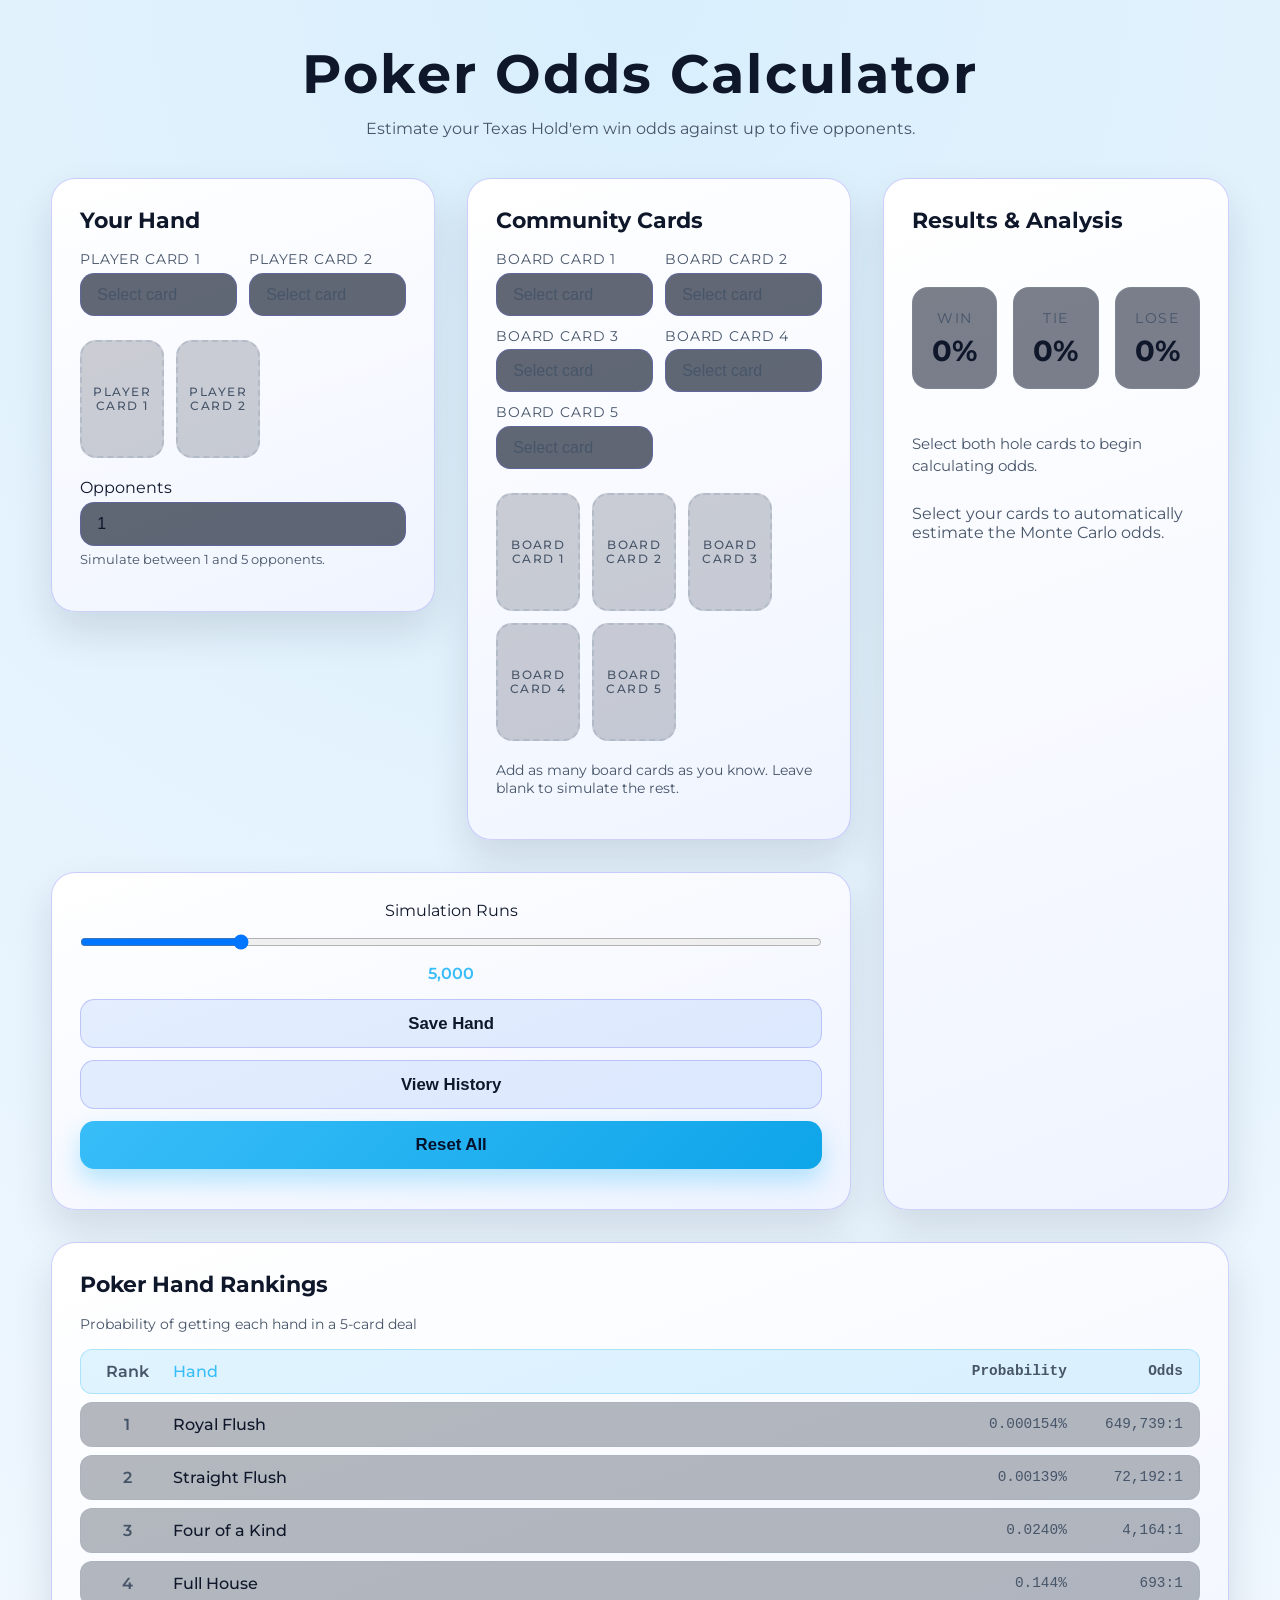
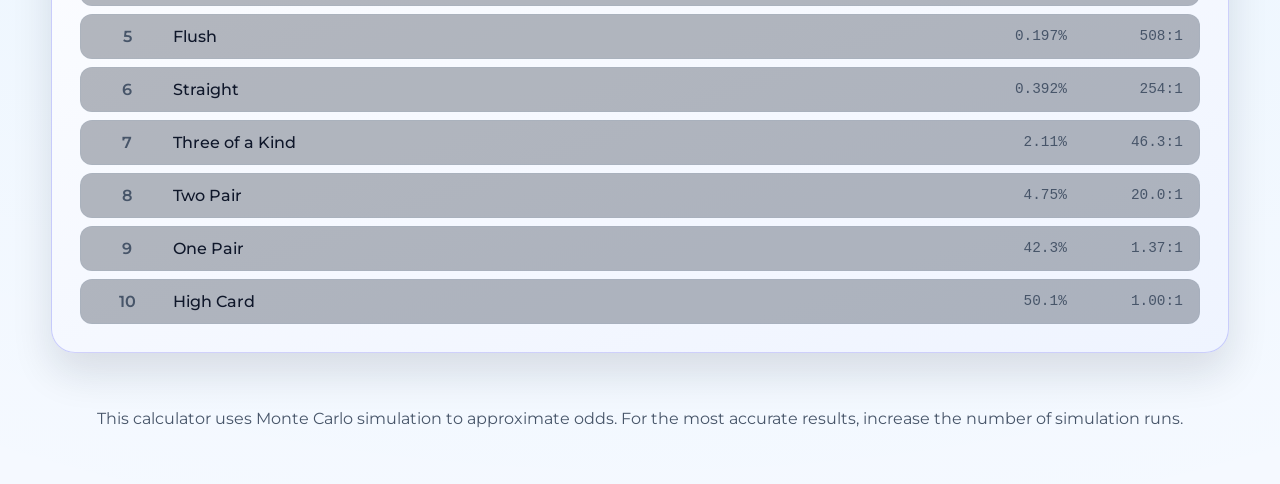
<file: index.html>
<!DOCTYPE html>
<html lang="en">
  <head>
    <meta charset="UTF-8" />
    <meta name="viewport" content="width=device-width, initial-scale=1.0" />
    <title>Poker Odds Calculator</title>
    <link rel="stylesheet" href="styles.css" />
    <link rel="preconnect" href="https://fonts.googleapis.com" />
    <link rel="preconnect" href="https://fonts.gstatic.com" crossorigin />
    <link
      href="https://fonts.googleapis.com/css2?family=Montserrat:wght@400;600;700&display=swap"
      rel="stylesheet"
    />
  </head>
  <body>
    <header class="app-header">
      <h1>Poker Odds Calculator</h1>
      <p>Estimate your Texas Hold'em win odds against up to five opponents.</p>
    </header>

    <main class="app-container">

      <section class="card-inputs card-inputs--player">
        <h2>Your Hand</h2>
        <div class="card-select-group" id="player-cards"></div>
        <div
          class="card-preview"
          id="player-preview"
          aria-live="polite"
          aria-label="Selected player cards"
        ></div>

        <div class="form-row">
          <label for="opponent-count">Opponents</label>
          <input
            id="opponent-count"
            type="number"
            min="1"
            max="5"
            value="1"
            aria-describedby="opponent-help"
          />
          <small id="opponent-help">Simulate between 1 and 5 opponents.</small>
        </div>
      </section>

      <section class="card-inputs card-inputs--community">
        <h2>Community Cards</h2>
        <div class="card-select-group" id="community-cards"></div>
        <div
          class="card-preview"
          id="community-preview"
          aria-live="polite"
          aria-label="Selected community cards"
        ></div>
        <p class="helper-text">
          Add as many board cards as you know. Leave blank to simulate the rest.
        </p>
      </section>

      <section class="controls">
        <div class="form-row slider-row">
          <label for="simulation-count">Simulation Runs</label>
          <input
            id="simulation-count"
            type="range"
            min="1000"
            max="20000"
            step="1000"
            value="5000"
          />
          <output id="simulation-output" for="simulation-count">5,000</output>
        </div>

        <button id="save-hand-button" class="secondary-button">Save Hand</button>
        <button id="view-history-button" class="secondary-button">View History</button>
        <button id="reset-button" class="primary-button">Reset All</button>
      </section>

      <section class="results" aria-live="polite">
        <h2>Results & Analysis</h2>
        <div class="results-grid">
          <div class="result-card">
            <span class="result-label">Win</span>
            <span class="result-value" id="win-percentage">0%</span>
          </div>
          <div class="result-card">
            <span class="result-label">Tie</span>
            <span class="result-value" id="tie-percentage">0%</span>
          </div>
          <div class="result-card">
            <span class="result-label">Lose</span>
            <span class="result-value" id="loss-percentage">0%</span>
          </div>
        </div>
        
        <div class="hand-analysis-inline" id="hand-analysis-inline" style="display: none;">
          <div class="analysis-grid-inline">
            <div class="analysis-card-inline">
              <h3>Current Hand</h3>
              <p class="current-hand-name" id="current-hand-name">-</p>
              <p class="current-hand-strength" id="current-hand-strength">-</p>
            </div>
            <div class="analysis-card-inline">
              <h3>Hand Strength</h3>
              <div class="strength-meter">
                <div class="strength-bar" id="strength-bar"></div>
                <p class="strength-text" id="strength-text">-</p>
              </div>
            </div>
            <div class="analysis-card-inline">
              <h3>Improvement Odds</h3>
              <div class="improvement-list" id="improvement-list">
                <p class="helper-text">Select your cards to see improvement probabilities</p>
              </div>
            </div>
          </div>
        </div>

        <p class="hand-summary" id="hand-summary">
          Select your cards to see them displayed here and learn your current best hand.
        </p>
        <p class="results-meta" id="results-meta">
          Select your cards to automatically run a Monte Carlo simulation.
        </p>
      </section>

      <section class="hand-combinations">
        <h2>Poker Hand Rankings</h2>
        <p class="helper-text">Probability of getting each hand in a 5-card deal</p>
        <div class="combinations-table">
          <div class="combination-row combination-header">
            <span class="combination-rank">Rank</span>
            <span class="combination-name">Hand</span>
            <span class="combination-probability">Probability</span>
            <span class="combination-odds">Odds</span>
          </div>
          <div class="combination-row" data-hand-category="8">
            <span class="combination-rank">1</span>
            <span class="combination-name">Royal Flush</span>
            <span class="combination-probability">0.000154%</span>
            <span class="combination-odds">649,739:1</span>
          </div>
          <div class="combination-row" data-hand-category="8">
            <span class="combination-rank">2</span>
            <span class="combination-name">Straight Flush</span>
            <span class="combination-probability">0.00139%</span>
            <span class="combination-odds">72,192:1</span>
          </div>
          <div class="combination-row" data-hand-category="7">
            <span class="combination-rank">3</span>
            <span class="combination-name">Four of a Kind</span>
            <span class="combination-probability">0.0240%</span>
            <span class="combination-odds">4,164:1</span>
          </div>
          <div class="combination-row" data-hand-category="6">
            <span class="combination-rank">4</span>
            <span class="combination-name">Full House</span>
            <span class="combination-probability">0.144%</span>
            <span class="combination-odds">693:1</span>
          </div>
          <div class="combination-row" data-hand-category="5">
            <span class="combination-rank">5</span>
            <span class="combination-name">Flush</span>
            <span class="combination-probability">0.197%</span>
            <span class="combination-odds">508:1</span>
          </div>
          <div class="combination-row" data-hand-category="4">
            <span class="combination-rank">6</span>
            <span class="combination-name">Straight</span>
            <span class="combination-probability">0.392%</span>
            <span class="combination-odds">254:1</span>
          </div>
          <div class="combination-row" data-hand-category="3">
            <span class="combination-rank">7</span>
            <span class="combination-name">Three of a Kind</span>
            <span class="combination-probability">2.11%</span>
            <span class="combination-odds">46.3:1</span>
          </div>
          <div class="combination-row" data-hand-category="2">
            <span class="combination-rank">8</span>
            <span class="combination-name">Two Pair</span>
            <span class="combination-probability">4.75%</span>
            <span class="combination-odds">20.0:1</span>
          </div>
          <div class="combination-row" data-hand-category="1">
            <span class="combination-rank">9</span>
            <span class="combination-name">One Pair</span>
            <span class="combination-probability">42.3%</span>
            <span class="combination-odds">1.37:1</span>
          </div>
          <div class="combination-row" data-hand-category="0">
            <span class="combination-rank">10</span>
            <span class="combination-name">High Card</span>
            <span class="combination-probability">50.1%</span>
            <span class="combination-odds">1.00:1</span>
          </div>
        </div>
      </section>


    </main>

    <!-- Hand History Modal -->
    <div class="history-modal-overlay" id="history-modal">
      <div class="history-modal-content">
        <div class="history-modal-header">
          <h2>Hand History</h2>
          <button class="history-modal-close" aria-label="Close">&times;</button>
        </div>
        <div class="history-modal-body" id="history-modal-body">
          <p class="helper-text">No saved hands yet. Save your current hand to see it here.</p>
        </div>
        <div class="history-modal-footer">
          <button id="clear-history-button" class="secondary-button">Clear All History</button>
        </div>
      </div>
    </div>

    <footer class="app-footer">
      <p>
        This calculator uses Monte Carlo simulation to approximate odds. For the most
        accurate results, increase the number of simulation runs.
      </p>
    </footer>



    <script src="script.js"></script>
  </body>
</html>
</file>
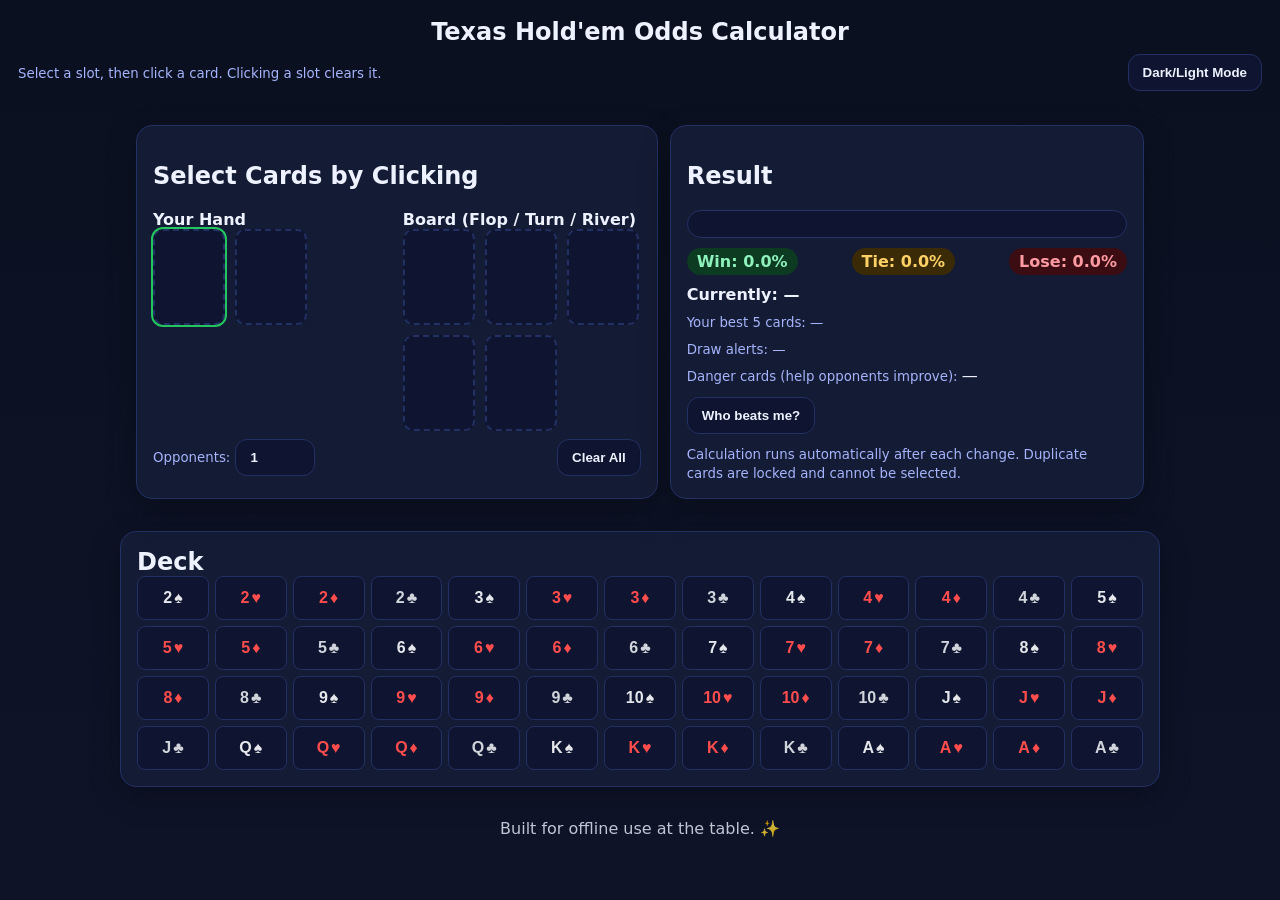
<file: V2 - .html>
<!DOCTYPE html>
<html lang="en" dir="ltr" data-theme="dark">
<head>
  <meta charset="utf-8" />
  <meta name="viewport" content="width=device-width, initial-scale=1" />
  <title>Texas Hold'em Odds Calculator – Card Clicks</title>
  <style>
    :root{
      --bg:#0b1020;--surface:#141b34;--border:#223063;--text:#eef2ff;--muted:#a5b4fc;--accent:#22c55e;--danger:#ef4444;--warn:#f59e0b;--card:#0f1530;--btn:#0f1530;--shadow:rgba(0,0,0,.25);
      --spade:#e5e7eb;--club:#d1d5db;--heart:#ff4d4d;--diamond:#ff4d4d;
    }
    html[data-theme="light"]{
      --bg:#f6f7fb;--surface:#ffffff;--border:#d8def1;--text:#0f1226;--muted:#4b5563;--accent:#16a34a;--danger:#dc2626;--warn:#d97706;--card:#f9fafb;--btn:#f3f4f6;--shadow:rgba(0,0,0,.08);
      --spade:#111827;--club:#0f172a;--heart:#b91c1c;--diamond:#b91c1c;
    }

    *{box-sizing:border-box}
    html,body{height:100%}
    body{margin:0;font-family:system-ui,-apple-system,Segoe UI,Roboto,Heebo,Arial;background:linear-gradient(180deg,var(--bg),#0e1328);color:var(--text)}
    header{padding:18px;text-align:center}
    h1{margin:0;font-size:24px}
    .wrap{max-width:1040px;margin:0 auto;padding:16px}
    .card{background:var(--surface);border:1px solid var(--border);border-radius:16px;padding:16px;margin-bottom:16px;box-shadow:0 10px 30px var(--shadow)}
    .grid{display:grid;gap:12px}
    @media(min-width:980px){.grid{grid-template-columns:1.1fr 1fr}}

    .toolbar{display:flex;justify-content:space-between;align-items:center;gap:8px;margin-top:8px}
    .btn{cursor:pointer;border:1px solid var(--border);background:var(--btn);color:var(--text);border-radius:12px;padding:10px 14px;font-weight:600}
    .btn:active{transform:translateY(1px)}

    .areas{display:grid;grid-template-columns:1fr;gap:12px}
    @media(min-width:720px){.areas{grid-template-columns:1fr 1fr}}

    .slots{display:flex;gap:10px;flex-wrap:wrap}
    .slot{width:72px;height:96px;border:2px dashed var(--border);border-radius:10px;display:flex;align-items:center;justify-content:center;position:relative;background:var(--card);font-size:28px;font-weight:800;letter-spacing:1px}
    .slot.active{outline:2px solid var(--accent)}

    /* Palette */
    #deckSection h2{margin:0}
    .palette{display:grid;grid-template-columns:repeat(13,1fr);gap:6px}
    @media(max-width:640px){.palette{grid-template-columns:repeat(7,1fr)}}
    .cardBtn{height:44px;border-radius:8px;border:1px solid var(--border);background:var(--card);cursor:pointer;display:flex;align-items:center;justify-content:center;font-weight:900;font-size:16px}
    .cardBtn[disabled]{opacity:.35;cursor:not-allowed}
    .spade{color:var(--spade)}
    .club{color:var(--club)}
    .heart{color:var(--heart)}
    .diamond{color:var(--diamond)}
    .rank{margin-inline-end:2px}

    .meter{height:28px;background:var(--card);border:1px solid var(--border);border-radius:999px;overflow:hidden;position:relative}
    .bar{height:100%;width:0;background:linear-gradient(90deg,#22c55e,#16a34a)}
    .readout{display:flex;gap:12px;align-items:center;justify-content:space-between;margin-top:10px;flex-wrap:wrap}
    .pill{padding:4px 10px;border-radius:999px;font-weight:700}
    .win{background:#0c3b22;color:#8ef0ba}
    .tie{background:#3a2b06;color:#ffd166}
    .lose{background:#3b0c12;color:#ff9aa2}
    html[data-theme="light"] .win{background:#d1fae5;color:#065f46}
    html[data-theme="light"] .tie{background:#fef3c7;color:#92400e}
    html[data-theme="light"] .lose{background:#fee2e2;color:#991b1b}
    small.hint{color:var(--muted)}

    .handText{margin-top:10px;font-weight:700}
  </style>
</head>
<body>
  <header>
    <h1>Texas Hold'em Odds Calculator</h1>
    <div class="toolbar">
      <div><small class="hint">Select a slot, then click a card. Clicking a slot clears it.</small></div>
      <button id="themeBtn" class="btn">Dark/Light Mode</button>
    </div>
  </header>

  <div class="wrap grid">
    <section class="card">
      <h2>Select Cards by Clicking</h2>
      <div class="areas">
        <div>
          <label><strong>Your Hand</strong></label>
          <div class="slots" id="heroSlots"></div>
        </div>
        <div>
          <label><strong>Board (Flop / Turn / River)</strong></label>
          <div class="slots" id="boardSlots"></div>
        </div>
      </div>
      <div class="toolbar">
        <div class="row">
          <small class="hint">Opponents:</small>
          <input id="opp" type="number" min="1" max="9" value="1" class="btn" style="width:80px"/>
        </div>
        <button id="clear" class="btn">Clear All</button>
      </div>
    </section>

    <section class="card">
      <h2>Result</h2>
      <div class="meter"><div class="bar" id="bar"></div></div>
      <div class="readout">
        <span class="pill win">Win: <span id="win">0%</span></span>
        <span class="pill tie">Tie: <span id="tie">0%</span></span>
        <span class="pill lose">Lose: <span id="lose">0%</span></span>
      </div>
      <div class="handText" id="handText">Currently: —</div>
      <div id="bestFive" style="margin-top:8px"><small class="hint">Your best 5 cards: —</small></div>
      <div id="alerts" style="margin-top:8px"><small class="hint">Draw alerts: —</small></div>
      <div id="outs" style="margin-top:8px"><small class="hint">Danger cards (help opponents improve): —</small></div>
      <div id="riverCombos" style="margin-top:8px; display:none"></div>
      <div style="margin-top:12px" class="toolbar">
        <button id="toggleBeat" class="btn">Who beats me?</button>
      </div>
      <div id="beatBox" style="display:none; margin-top:8px">
        <table style="width:100%; border-collapse:collapse">
          <thead>
            <tr style="border-bottom:1px solid var(--border)">
              <th style="text-align:left;padding:6px">Category</th>
              <th style="text-align:left;padding:6px">Combinations</th>
              <th style="text-align:left;padding:6px">Percent of all</th>
            </tr>
          </thead>
          <tbody id="beatTable"></tbody>
        </table>
        <small class="hint">The table is calculated from all possible remaining opponent hole-card combinations against the current board.</small>
      </div>
      <div style="margin-top:10px">
        <small class="hint">Calculation runs automatically after each change. Duplicate cards are locked and cannot be selected.</small>
      </div>
    </section>
  </div>

  <section id="deckSection" class="wrap card">
    <div style="display:flex;align-items:center;justify-content:space-between;gap:8px">
      <h2 style="margin:0">Deck</h2>
    </div>
    <div id="palette" class="palette"></div>
    <div id="deckError" style="margin-top:8px; display:none">
      <small class="hint">We couldn’t build the deck. Try reloading the page.</small>
    </div>
  </section>

  <footer class="wrap" style="text-align:center;opacity:.8">Built for offline use at the table. ✨</footer>

<script>
  // Theme toggle
  const htmlEl = document.documentElement;
  const saved = localStorage.getItem('theme2');
  if (saved === 'light') htmlEl.setAttribute('data-theme', 'light');
  document.getElementById('themeBtn').addEventListener('click', () => {
    const now = htmlEl.getAttribute('data-theme') === 'light' ? 'dark' : 'light';
    htmlEl.setAttribute('data-theme', now);
    localStorage.setItem('theme2', now);
  });

  // Build slots
  function makeSlot() {
    const div = document.createElement('div');
    div.className = 'slot';
    div.addEventListener('click', () => {
      const val = div.dataset.card;
      if (val) {
        div.innerHTML = '';
        div.dataset.card = '';
        enableCard(val, true);
        compute();
      }
      setActive(div);
    });
    return div;
  }
  const heroSlots = document.getElementById('heroSlots');
  const boardSlots = document.getElementById('boardSlots');
  for (let i = 0; i < 2; i++) heroSlots.appendChild(makeSlot());
  for (let i = 0; i < 5; i++) boardSlots.appendChild(makeSlot());
  let activeSlot = heroSlots.firstChild; activeSlot.classList.add('active');
  function setActive(el) {
    document.querySelectorAll('.slot').forEach(s => s.classList.remove('active'));
    el.classList.add('active');
    activeSlot = el;
  }

  // Palette of 52
  const ranks = ['2','3','4','5','6','7','8','9','T','J','Q','K','A'];
  const suits = ['s','h','d','c'];
  const suitIcon = s => ({ s:'♠', h:'♥', d:'♦', c:'♣' }[s]);
  const suitClass = s => ({ s:'spade', h:'heart', d:'diamond', c:'club' }[s]);
  const palette = document.getElementById('palette');
  let deckBtns = [];
  function rebuildDeck() {
    try {
      palette.innerHTML = '';
      deckBtns = [];
      ranks.forEach(r => suits.forEach(s => {
        const id = r + s;
        const b = document.createElement('button');
        b.className = 'cardBtn ' + suitClass(s);
        const disp = (r === 'T') ? '10' : r;
        b.innerHTML = '<span class="rank">' + disp + '</span><span class="' +
                      suitClass(s) + '">' + suitIcon(s) + '</span>';
        b.dataset.card = id;
        b.addEventListener('click', () => placeCard(id));
        deckBtns.push(b);
        palette.appendChild(b);
      }));
      document.getElementById('deckError').style.display = deckBtns.length ? 'none' : 'block';
    } catch (e) {
      console.error(e);
      document.getElementById('deckError').style.display = 'block';
    }
  }

  // Ensure DOM ready before build
  if (document.readyState === 'loading')
    document.addEventListener('DOMContentLoaded', rebuildDeck);
  else
    rebuildDeck();

  function enableCard(id, on) {
    const btn = deckBtns.find(x => x.dataset.card === id);
    if (btn) {
      btn.disabled = !on;
    }
  }
  function placeCard(id) {
    if (!activeSlot || isUsed(id)) return;
    if (activeSlot.dataset.card) {
      enableCard(activeSlot.dataset.card, true);
    }
    activeSlot.innerHTML = labelHTML(id);
    activeSlot.dataset.card = id;
    enableCard(id, false);
    const next = [...document.querySelectorAll('.slot')].find(s => !s.dataset.card);
    if (next) setActive(next);
    compute();
  }
  function isUsed(id) {
    return [...document.querySelectorAll('.slot')].some(s => s.dataset.card === id);
  }
  function labelHTML(card) {
    const r = card[0], s = card[1];
    const disp = (r === 'T') ? '10' : r;
    return '<span class="rank">' + disp + '</span><span class="' +
           suitClass(s) + '">' + suitIcon(s) + '</span>';
  }

  // Evaluation helpers
  const RANK_VAL = Object.fromEntries(ranks.map((r, i) => [r, i + 2]));
  const VAL_RANK = Object.fromEntries(Object.entries(RANK_VAL).map(([k, v]) => [v, k]));
  const RANK_NAME = r => ({
    'A': 'Ace',
    'K': 'King',
    'Q': 'Queen',
    'J': 'Jack',
    'T': '10',
    '9': '9',
    '8': '8',
    '7': '7',
    '6': '6',
    '5': '5',
    '4': '4',
    '3': '3',
    '2': '2'
  })[r];

  function evaluate7(cards) {
    let bestVal = null, bestPick = null;
    for (let a = 0; a < 3; a++)
      for (let b = a + 1; b < 4; b++)
        for (let c = b + 1; c < 5; c++)
          for (let d = c + 1; d < 6; d++)
            for (let e = d + 1; e < 7; e++) {
              const hand = [cards[a], cards[b], cards[c], cards[d], cards[e]];
              const val = evaluate5(hand);
              if (!bestVal || compareVal(val, bestVal) > 0) {
                bestVal = val;
                bestPick = hand;
              }
            }
    return { val: bestVal, pick: bestPick };
  }

  function evaluate5(cards) {
    const ranksA = cards.map(c => RANK_VAL[c[0]]).sort((a, b) => b - a);
    const suitsA = cards.map(c => c[1]);
    const counts = new Map();
    ranksA.forEach(r => counts.set(r, (counts.get(r) || 0) + 1));
    const unique = [...counts.entries()].sort((a, b) => b[1] - a[1] || b[0] - a[0]);
    const isFlush = suitsA.every(s => s === suitsA[0]);
    const straightHigh = getStraightHigh(ranksA);
    const isStraight = straightHigh > 0;

    if (isFlush && isStraight) {
      return [8, straightHigh]; // Straight flush
    }
    if (unique[0][1] === 4) {
      const four = unique[0][0];
      const kicker = unique.find(x => x[0] !== four)[0];
      return [7, four, kicker]; // Four of a kind
    }
    if (unique[0][1] === 3 && unique[1][1] === 2) {
      return [6, unique[0][0], unique[1][0]]; // Full house
    }
    if (isFlush) {
      return [5, ...ranksA]; // Flush
    }
    if (isStraight) {
      return [4, straightHigh]; // Straight
    }
    if (unique[0][1] === 3) {
      const ks = unique.filter(x => x[1] === 1).map(x => x[0]).sort((a, b) => b - a);
      return [3, unique[0][0], ...ks]; // Three of a kind
    }
    if (unique[0][1] === 2 && unique[1][1] === 2) {
      const hi = Math.max(unique[0][0], unique[1][0]);
      const lo = Math.min(unique[0][0], unique[1][0]);
      const kicker = unique.find(x => x[1] === 1)[0];
      return [2, hi, lo, kicker]; // Two pair
    }
    if (unique[0][1] === 2) {
      const ks = unique.filter(x => x[1] === 1).map(x => x[0]).sort((a, b) => b - a);
      return [1, unique[0][0], ...ks]; // One pair
    }
    return [0, ...ranksA]; // High card
  }

  function getStraightHigh(ranksA) {
    const r = [...new Set(ranksA)];
    if (r[0] === 14) r.push(1); // Wheel straight
    let run = 1, best = 0;
    for (let i = 0; i < r.length - 1; i++) {
      if (r[i] - 1 === r[i + 1]) {
        run++;
        if (run >= 5) best = r[i - 3];
      } else {
        run = 1;
      }
    }
    return best;
  }

  function compareVal(a, b) {
    for (let i = 0; i < Math.max(a.length, b.length); i++) {
      const av = a[i] || 0, bv = b[i] || 0;
      if (av !== bv) return av - bv;
    }
    return 0;
  }

  function describeMadeHand(hero, boardKnown) {
    const known = [...hero.filter(Boolean), ...boardKnown.filter(Boolean)];
    if (known.length === 0) return '—';

    let best = null;
    if (known.length >= 5) {
      for (let a = 0; a < known.length - 4; a++)
        for (let b = a + 1; b < known.length - 3; b++)
          for (let c = b + 1; c < known.length - 2; c++)
            for (let d = c + 1; d < known.length - 1; d++)
              for (let e = d + 1; e < known.length; e++) {
                const v = evaluate5([known[a], known[b], known[c], known[d], known[e]]);
                if (!best || compareVal(v, best) > 0) best = v;
              }
    } else {
      const counts = {};
      known.forEach(c => {
        const r = c[0];
        counts[r] = (counts[r] || 0) + 1;
      });
      const entries = Object.entries(counts).sort((a, b) => RANK_VAL[b[0]] - RANK_VAL[a[0]]);

      if (entries.some(([, n]) => n === 4))
        return 'Four of a kind ' + RANK_NAME(entries.find(([, n]) => n === 4)[0]);
      if (entries.some(([, n]) => n === 3))
        return 'Three of a kind ' + RANK_NAME(entries.find(([, n]) => n === 3)[0]);
      const pairs = entries.filter(([, n]) => n === 2).map(([r]) => r);
      if (pairs.length >= 2)
        return 'Two pair ' + RANK_NAME(pairs[0]) + ' and ' + RANK_NAME(pairs[1]);
      if (pairs.length === 1)
        return 'Pair of ' + RANK_NAME(pairs[0]);
      const hi = known.map(c => RANK_VAL[c[0]]).sort((a, b) => b - a)[0];
      return 'High card ' + RANK_NAME(VAL_RANK[hi]);
    }

    const type = best[0], v = best;
    const rName = v => RANK_NAME(VAL_RANK[v]);

    switch (type) {
      case 8: return 'Straight flush up to ' + rName(v[1]);
      case 7: return 'Four of a kind ' + rName(v[1]);
      case 6: return 'Full house: three ' + rName(v[1]) + ' and pair of ' + rName(v[2]);
      case 5: return 'Flush (five cards of the same suit)';
      case 4: return 'Straight up to ' + rName(v[1]);
      case 3: return 'Three of a kind ' + rName(v[1]);
      case 2: return 'Two pair ' + rName(v[1]) + ' and ' + rName(v[2]);
      case 1: return 'Pair of ' + rName(v[1]);
      default: return 'High card ' + rName(v[1]);
    }
  }

  // Equity + danger
  function makeDeck() {
    const d = [];
    ranks.forEach(r => suits.forEach(s => d.push(r + s)));
    return d;
  }

  function simulateEquity(hero, board, numOpp, iters = 6000) {
    if (hero.length !== 2 || !hero[0] || !hero[1]) return { win: 0, tie: 0, lose: 0 };
    const deck = makeDeck();
    const used = new Set([...hero, ...board.filter(Boolean)]);
    const avail = deck.filter(c => !used.has(c));
    let win = 0, tie = 0, lose = 0;
    const boardKnown = board.filter(Boolean);

    for (let i = 0; i < iters; i++) {
      // Shuffle available cards
      for (let j = avail.length - 1; j > 0; j--) {
        const k = (Math.random() * (j + 1)) | 0;
        [avail[j], avail[k]] = [avail[k], avail[j]];
      }
      let ptr = 0;
      const oppHands = [];
      for (let o = 0; o < numOpp; o++) {
        oppHands.push([avail[ptr++], avail[ptr++]]);
      }
      const need = 5 - boardKnown.length;
      const runBoard = [...boardKnown, ...avail.slice(ptr, ptr + need)];
      const heroEval = evaluate7([...hero, ...runBoard]);

      let better = 0, equal = 0;
      for (let o = 0; o < numOpp; o++) {
        const ob = evaluate7([...oppHands[o], ...runBoard]);
        const cmp = compareVal(heroEval.val, ob.val);
        if (cmp < 0) better++;
        else if (cmp === 0) equal++;
      }
      if (better === 0 && equal === 0) win++;
      else if (better === 0 && equal > 0) tie++;
      else lose++;
    }
    const total = win + tie + lose || 1;
    return { win: win / total, tie: tie / total, lose: lose / total };
  }

  function dangerAlerts(board) {
    const out = [];
    if (board.length < 3) return out;
    if (board.length === 5) return out;

    const suitCount = { s:0, h:0, d:0, c:0 };
    board.forEach(c => suitCount[c[1]]++);
    const maxSuit = Object.entries(suitCount).sort((a, b) => b[1] - a[1])[0];

    if (board.length === 3 && maxSuit[1] === 2)
      out.push('Flush draw possible (' + suitIcon(maxSuit[0]) + ')');
    if (board.length >= 4 && maxSuit[1] === 3)
      out.push('Flush very likely – any additional ' + suitIcon(maxSuit[0]) + ' completes a flush');

    const vals = [...new Set(board.map(c => RANK_VAL[c[0]]))].sort((a, b) => a - b);

    function hasOESD() {
      for (let i = 0; i < vals.length; i++) {
        const w = [vals[i], vals[i] + 1, vals[i] + 2, vals[i] + 3];
        const cnt = w.filter(x => vals.includes(x) || (x === 5 && vals.includes(14))).length;
        if (cnt >= 4) return true;
      }
      return false;
    }
    function hasGutshot() {
      for (let i = 0; i < vals.length - 2; i++) {
        const a = vals[i], b = vals[i + 1], c = vals[i + 2];
        if (c - a <= 4 && new Set([a, b, c]).size >= 3) return true;
      }
      return false;
    }

    if (hasOESD()) out.push('Open-ended straight draw on board');
    else if (hasGutshot()) out.push('Gutshot straight draw on board');

    const counts = {};
    board.forEach(c => {
      const r = c[0];
      counts[r] = (counts[r] || 0) + 1;
    });
    const pairs = Object.values(counts).filter(n => n >= 2).length;
    if (pairs >= 1) out.push('Paired board – full house / quads possible');

    return out;
  }

  function findDangerNextCards(hero, board) {
    const base = '<small class="hint">Danger cards (help opponents improve): </small>';
    if (!(hero[0] && hero[1]) || board.length < 3) return { text: base + '—' };
    if (board.length === 5) return { text: base + '—' }; // On river there is no next card

    const deck = makeDeck();
    const used = new Set([...hero, ...board]);
    const avail = deck.filter(c => !used.has(c));

    const stage = (board.length === 4) ? 'river' : 'turn';
    const danger = [];

    for (let x = 0; x < avail.length; x++) {
      const card = avail[x];
      const newBoard = [...board, card];
      const heroVal = evaluate7([...hero, ...newBoard]).val;

      // After adding this card, find the strongest possible opponent hand
      const left = avail.filter((_, i) => i !== x);
      let bestOpp = null;
      for (let i = 0; i < left.length; i++) {
        for (let j = i + 1; j < left.length; j++) {
          const oppVal = evaluate7([left[i], left[j], ...newBoard]).val;
          if (!bestOpp || compareVal(oppVal, bestOpp) > 0) bestOpp = oppVal;
        }
      }
      if (bestOpp && compareVal(heroVal, bestOpp) < 0) {
        danger.push(card);
      }
    }

    if (danger.length === 0) return { text: base + '—' };
    const label = (stage === 'river')
      ? 'Rivers that are dangerous for you: '
      : 'Turns that are dangerous for you: ';

    return {
      text: base + label + danger.map(cardHTML).join(' ')
    };
  }

  function handLabel(val) {
    const type = val[0], v = val;
    const rName = x => ({
      2:'2', 3:'3', 4:'4', 5:'5', 6:'6',
      7:'7', 8:'8', 9:'9', 10:'10',
      11:'Jack', 12:'Queen', 13:'King', 14:'Ace'
    })[x];

    switch (type) {
      case 8: return 'Straight flush up to ' + rName(v[1]);
      case 7: return 'Four of a kind ' + rName(v[1]);
      case 6: return 'Full house ' + rName(v[1]) + ' over ' + rName(v[2]);
      case 5: return 'Flush';
      case 4: return 'Straight up to ' + rName(v[1]);
      case 3: return 'Three of a kind ' + rName(v[1]);
      case 2: return 'Two pair ' + rName(v[1]) + ' and ' + rName(v[2]);
      case 1: return 'Pair of ' + rName(v[1]);
      default: return 'High card ' + rName(v[1]);
    }
  }

  function populateBeatTable(hero, board) {
    const tbody = document.getElementById('beatTable');
    if (!(hero[0] && hero[1])) {
      tbody.innerHTML = '';
      return;
    }
    const deck = makeDeck();
    const used = new Set([...hero, ...board]);
    const avail = deck.filter(c => !used.has(c));
    if (board.length < 3) {
      tbody.innerHTML = '';
      return;
    }
    const heroEval = evaluate7([...hero, ...board]);
    const totalComb = (avail.length * (avail.length - 1)) / 2;
    const buckets = new Map();

    for (let i = 0; i < avail.length; i++) {
      for (let j = i + 1; j < avail.length; j++) {
        const opp = [avail[i], avail[j]];
        const oppEval = evaluate7([...opp, ...board]);
        if (compareVal(heroEval.val, oppEval.val) < 0) {
          const label = handLabel(oppEval.val);
          buckets.set(label, (buckets.get(label) || 0) + 1);
        }
      }
    }

    const rows = [...buckets.entries()]
      .sort((a, b) => b[1] - a[1])
      .slice(0, 8)
      .map(([label, count]) => {
        const pct = ((count / totalComb) * 100).toFixed(1) + '%';
        return `<tr>
          <td style="padding:6px">${label}</td>
          <td style="padding:6px">${count}</td>
          <td style="padding:6px">${pct}</td>
        </tr>`;
      }).join('');

    tbody.innerHTML = rows ||
      '<tr><td colspan="3" style="padding:6px">No possible combinations currently beat you.</td></tr>';
  }

  function cardHTML(id) {
    const s = id[1];
    const r = id[0];
    const disp = (r === 'T') ? '10' : r;
    return '<span class="rank">' + disp + '</span><span class="' +
           ({ s:'spade', h:'heart', d:'diamond', c:'club' }[s]) + '">' +
           ({ s:'♠', h:'♥', d:'♦', c:'♣' }[s]) + '</span>';
  }

  function formatCards(arr) {
    return arr.map(cardHTML).join(' ');
  }

  // Wire inputs
  document.getElementById('clear').addEventListener('click', () => {
    document.querySelectorAll('.slot').forEach(s => {
      if (s.dataset.card) {
        enableCard(s.dataset.card, true);
        s.dataset.card = '';
        s.innerHTML = '';
      }
    });
    setActive(heroSlots.firstChild);
    compute();
  });

  document.getElementById('toggleBeat').addEventListener('click', () => {
    const box = document.getElementById('beatBox');
    box.style.display = box.style.display === 'none' ? 'block' : 'none';
  });

  document.getElementById('opp').addEventListener('input', compute);

  // Compute
  function readState() {
    const hero = [...heroSlots.children].map(x => x.dataset.card).slice(0, 2);
    const board = [...boardSlots.children].map(x => x.dataset.card).slice(0, 5);
    const numOpp = Math.max(1, Math.min(9, parseInt(document.getElementById('opp').value || '1')));
    return { hero, board, numOpp };
  }

  function compute() {
    const { hero, board, numOpp } = readState();
    const sim = simulateEquity(hero, board, numOpp, 6000);
    const { win, tie, lose } = sim;
    const pct = x => (x * 100).toFixed(1) + '%';

    document.getElementById('win').textContent = pct(win);
    document.getElementById('tie').textContent = pct(tie);
    document.getElementById('lose').textContent = pct(lose);
    document.getElementById('bar').style.width = (win * 100) + '%';

    const knownBoard = board.filter(Boolean);
    document.getElementById('handText').textContent =
      'Currently: ' + describeMadeHand(hero, knownBoard);

    const bestDiv = document.getElementById('bestFive');
    if ((hero.filter(Boolean).length + knownBoard.length) >= 5) {
      const pool = [...hero.filter(Boolean), ...knownBoard];
      let best = null, bestPick = null;
      for (let a = 0; a < pool.length - 4; a++)
        for (let b = a + 1; b < pool.length - 3; b++)
          for (let c = b + 1; c < pool.length - 2; c++)
            for (let d = c + 1; d < pool.length - 1; d++)
              for (let e = d + 1; e < pool.length; e++) {
                const subset = [pool[a], pool[b], pool[c], pool[d], pool[e]];
                const val = evaluate5(subset);
                if (!best || compareVal(val, best) > 0) {
                  best = val;
                  bestPick = subset;
                }
              }
      bestDiv.innerHTML =
        '<small class="hint">Your best 5 cards: </small>' + formatCards(bestPick);
    } else {
      bestDiv.innerHTML =
        '<small class="hint">Your best 5 cards: —</small>';
    }

    const alerts = dangerAlerts(knownBoard);
    document.getElementById('alerts').innerHTML = alerts.length
      ? '<small class="hint">Draw alerts:</small> ' + alerts.join(' · ')
      : '<small class="hint">Draw alerts: —</small>';

    const outsList = findDangerNextCards(hero, knownBoard);
    document.getElementById('outs').innerHTML = outsList.text;

    populateBeatTable(hero, knownBoard);
    populateRiverCombos(hero, knownBoard);
  }

  compute();

  // === River: enumerate exact opponent hole-card combos that beat hero ===
  function populateRiverCombos(hero, board) {
    const box = document.getElementById('riverCombos');
    if (!box) return;

    if (!(hero[0] && hero[1]) || board.length !== 5) {
      box.style.display = 'none';
      box.innerHTML = '';
      return;
    }

    const deck = makeDeck();
    const used = new Set([...hero, ...board]);
    const avail = deck.filter(c => !used.has(c));
    const heroEval = evaluate7([...hero, ...board]).val;
    const winners = [];

    for (let i = 0; i < avail.length; i++) {
      for (let j = i + 1; j < avail.length; j++) {
        const opp = [avail[i], avail[j]];
        const oppEval = evaluate7([...opp, ...board]).val;
        if (compareVal(heroEval, oppEval) < 0) {
          winners.push(opp);
        }
      }
    }

    box.style.display = 'block';
    if (winners.length === 0) {
      box.innerHTML =
        '<small class="hint">On this river, no possible opponent hands can beat you.</small>';
      return;
    }

    const maxShow = 80;
    const shown = winners.slice(0, maxShow)
      .map(p => `<span class="pill" style="display:inline-block;margin:2px 4px">${cardHTML(p[0])} ${cardHTML(p[1])}</span>`)
      .join('');
    const more = winners.length > maxShow
      ? ` and ${winners.length - maxShow} more combinations...`
      : '';

    box.innerHTML = `
      <small class="hint">On this river, there are </small>
      <strong>${winners.length}</strong>
      <small class="hint"> possible opponent hands that beat you:</small>
      <div style="margin-top:6px">${shown}${more}</div>
    `;
  }
</script>
</body>
</html>
</file>
<file: styles.css>
:root {
  color-scheme: dark light;
  font-family: 'Montserrat', system-ui, -apple-system, BlinkMacSystemFont,
    'Segoe UI', sans-serif;
  --bg: #0f172a;
  --surface: #111c34;
  --surface-alt: #1b2945;
  --accent: #38bdf8;
  --accent-strong: #0ea5e9;
  --text: #f8fafc;
  --text-muted: #cbd5f5;
  --card-red: #dc2626;
  --card-black: #000000;
  --select-card-black: #f8fafc;
  --border: rgba(148, 163, 184, 0.3);
  --shadow: rgba(15, 23, 42, 0.4);
  --card-surface: linear-gradient(145deg, #ffffff, #f1f5f9);
  --card-outline: rgba(15, 23, 42, 0.2);
}

* {
  box-sizing: border-box;
}

/* Animation keyframes */
@keyframes pulse {
  0%, 100% { 
    transform: scale(1); 
    box-shadow: 0 8px 16px rgba(15, 23, 42, 0.25), inset 0 1px 0 rgba(255, 255, 255, 0.8);
  }
  50% { 
    transform: scale(1.05); 
    box-shadow: 0 12px 24px rgba(56, 189, 248, 0.4), inset 0 1px 0 rgba(255, 255, 255, 0.9);
  }
}

@keyframes fadeIn {
  from { 
    opacity: 0; 
    transform: translateY(-5px);
  }
  to { 
    opacity: 1; 
    transform: translateY(0);
  }
}

body {
  margin: 0;
  background: radial-gradient(circle at top, rgba(59, 130, 246, 0.15), transparent),
    var(--bg);
  color: var(--text);
  min-height: 100vh;
  display: flex;
  flex-direction: column;
}

.app-header,
.app-footer {
  text-align: center;
  padding: 2.5rem 1.5rem 1.5rem;
}

.app-header h1 {
  margin: 0;
  font-size: clamp(2rem, 3vw + 1rem, 3.5rem);
  letter-spacing: 0.04em;
}

.app-header p {
  margin-top: 0.75rem;
  color: var(--text-muted);
}

.app-container {
  width: min(1100px, 92vw);
  margin: 0 auto;
  display: grid;
  gap: 2rem;
  grid-template-columns: repeat(auto-fit, minmax(280px, 1fr));
  align-items: start;
}



.card-inputs,
.controls,
.results {
  background: linear-gradient(160deg, var(--surface), var(--surface-alt));
  border-radius: 1.5rem;
  padding: 1.75rem;
  box-shadow: 0 20px 40px var(--shadow);
  border: 1px solid var(--border);
}

.card-inputs h2,
.controls h2,
.results h2 {
  margin-top: 0;
  font-size: 1.35rem;
}

.card-select-group {
  display: grid;
  grid-template-columns: repeat(auto-fit, minmax(120px, 1fr));
  gap: 0.75rem;
  margin: 1rem 0 1.5rem;
}

.card-select {
  display: flex;
  flex-direction: column;
  gap: 0.35rem;
}

.card-select label {
  font-size: 0.85rem;
  letter-spacing: 0.06em;
  text-transform: uppercase;
  color: var(--text-muted);
}

.card-preview {
  display: flex;
  flex-wrap: wrap;
  gap: 0.75rem;
  margin: 0.5rem 0 1.25rem;
  -webkit-overflow-scrolling: touch;
}

.card-visual {
  width: 84px;
  height: 118px;
  border-radius: 1rem;
  border: 2px solid var(--card-outline);
  background: var(--card-surface);
  display: flex;
  flex-direction: column;
  justify-content: space-between;
  padding: 0.65rem 0.75rem;
  color: var(--card-black);
  box-shadow: 0 8px 16px rgba(15, 23, 42, 0.25), inset 0 1px 0 rgba(255, 255, 255, 0.8);
  position: relative;
  transition: transform 0.2s ease, box-shadow 0.2s ease;
}

.card-visual::after {
  content: '';
  position: absolute;
  inset: 0.35rem;
  border-radius: 0.75rem;
  pointer-events: none;
  border: 1px solid rgba(148, 163, 184, 0.15);
}

.card-visual:not(.card-empty):hover {
  transform: translateY(-2px);
  box-shadow: 0 12px 24px rgba(15, 23, 42, 0.35), inset 0 1px 0 rgba(255, 255, 255, 0.9);
}

.card-visual.card-red {
  color: var(--card-red);
}

.card-visual.card-black {
  color: var(--card-black);
}

.card-visual .card-rank,
.card-visual .card-suit {
  color: currentColor;
}

.card-corner {
  display: flex;
  flex-direction: column;
  line-height: 1;
  font-size: 1rem;
  font-weight: 700;
  z-index: 1;
}

.card-corner--top {
  align-items: flex-start;
}

.card-corner--bottom {
  align-items: flex-end;
  align-self: flex-end;
  transform: rotate(180deg);
}

.card-center {
  flex: 1;
  display: flex;
  align-items: center;
  justify-content: center;
  z-index: 1;
}

.card-suit--large {
  font-size: 2.8rem;
}

.card-visual.card-empty {
  justify-content: center;
  align-items: center;
  padding: 0;
  background: rgba(15, 23, 42, 0.2);
  border: 2px dashed rgba(148, 163, 184, 0.4);
  color: var(--text-muted);
  box-shadow: none;
}

.card-visual.card-empty::after {
  display: none;
}

.card-slot-label {
  font-size: 0.74rem;
  letter-spacing: 0.12em;
  text-transform: uppercase;
  text-align: center;
  color: var(--text-muted);
  font-weight: 500;
}

.card-back {
  position: absolute;
  inset: 0;
  display: flex;
  align-items: center;
  justify-content: center;
  border-radius: inherit;
  background: linear-gradient(145deg, #1d4ed8, #60a5fa);
  overflow: hidden;
}

.card-back::before {
  content: '';
  position: absolute;
  inset: 0.45rem;
  border-radius: 0.75rem;
  border: 2px solid rgba(255, 255, 255, 0.5);
  opacity: 0.65;
}

.card-back-pattern {
  width: 140%;
  height: 140%;
  background: repeating-linear-gradient(
      45deg,
      rgba(255, 255, 255, 0.22),
      rgba(255, 255, 255, 0.22) 8px,
      rgba(14, 116, 144, 0.25) 8px,
      rgba(14, 116, 144, 0.25) 16px
    ),
    repeating-linear-gradient(
      -45deg,
      rgba(255, 255, 255, 0.14),
      rgba(255, 255, 255, 0.14) 6px,
      rgba(8, 47, 73, 0.2) 6px,
      rgba(8, 47, 73, 0.2) 12px
    );
  opacity: 0.7;
  filter: saturate(120%);
}

.card-rank {
  font-size: 1rem;
  font-weight: 700;
  line-height: 1;
}

.card-suit {
  font-size: 1.1rem;
  line-height: 1;
}



select,
input[type='number'] {
  appearance: none;
  background: rgba(15, 23, 42, 0.65);
  border: 1px solid var(--border);
  border-radius: 0.9rem;
  padding: 0.75rem 1rem;
  color: var(--text);
  font-size: 1rem;
  transition: border 0.2s ease, box-shadow 0.2s ease;
  -webkit-overflow-scrolling: touch;
}

/* Mobile touch-optimized select options */
@media (max-width: 768px) {
  select option {
    min-height: 44px;
    padding: 12px 8px;
  }
}

select:focus,
input[type='number']:focus,
input[type='range']:focus {
  outline: none;
  border-color: var(--accent);
  box-shadow: 0 0 0 3px rgba(56, 189, 248, 0.35);
}

.form-row {
  display: flex;
  flex-direction: column;
  gap: 0.35rem;
  margin-bottom: 1rem;
}

small {
  color: var(--text-muted);
  font-size: 0.8rem;
}

.helper-text {
  margin-top: 0;
  color: var(--text-muted);
  font-size: 0.9rem;
}

.slider-row {
  align-items: center;
  gap: 0.75rem;
}

#simulation-count {
  width: 100%;
}

output {
  font-weight: 600;
  color: var(--accent);
}

.primary-button,
.secondary-button {
  width: 100%;
  padding: 0.85rem 1rem;
  font-size: 1.05rem;
  border-radius: 0.9rem;
  border: none;
  cursor: pointer;
  font-weight: 600;
  transition: transform 0.15s ease, box-shadow 0.2s ease, background 0.2s ease;
  margin-bottom: 0.75rem;
}

.primary-button {
  background: linear-gradient(135deg, var(--accent), var(--accent-strong));
  color: #04122c;
  box-shadow: 0 12px 25px rgba(56, 189, 248, 0.35);
}

.primary-button:hover {
  transform: translateY(-2px);
  box-shadow: 0 16px 30px rgba(56, 189, 248, 0.45);
}

.secondary-button {
  background: rgba(15, 23, 42, 0.65);
  color: var(--text);
  border: 1px solid var(--border);
}

.secondary-button:hover {
  background: rgba(15, 23, 42, 0.85);
}

.results-grid {
  display: grid;
  grid-template-columns: repeat(auto-fit, minmax(140px, 1fr));
  gap: 1rem;
  margin: 1rem 0 1.5rem;
}

.result-card {
  background: rgba(15, 23, 42, 0.55);
  border-radius: 1rem;
  padding: 1.25rem 1rem;
  text-align: center;
  border: 1px solid rgba(148, 163, 184, 0.2);
}

@media (min-width: 1080px) {
  .app-container {
    width: min(1280px, 92vw);
    grid-template-columns: minmax(320px, 1fr) minmax(320px, 1fr) minmax(320px, 0.9fr);
    grid-template-areas:
      'player community results'
      'controls controls results';
  }

  .card-inputs--player {
    grid-area: player;
  }

  .card-inputs--community {
    grid-area: community;
  }

  .controls {
    grid-area: controls;
  }

  .results {
    grid-area: results;
    display: flex;
    flex-direction: column;
    gap: 1.25rem;
    min-height: 100%;
  }

  .results .hand-summary {
    margin-top: 0;
  }

  .results-grid {
    grid-template-columns: repeat(3, minmax(0, 1fr));
  }

  .results-meta {
    margin-top: auto;
  }
}

.result-label {
  text-transform: uppercase;
  font-size: 0.85rem;
  color: var(--text-muted);
  letter-spacing: 0.1em;
}

.result-value {
  display: block;
  font-size: 1.8rem;
  font-weight: 700;
  margin-top: 0.35rem;
  transition: color 0.3s ease;
}

.results-meta {
  margin: 0;
  color: var(--text-muted);
  transition: color 0.2s ease;
}

.hand-summary {
  margin: 1.5rem 0 0.35rem;
  color: var(--text-muted);
  font-size: 0.95rem;
  line-height: 1.5;
}

.results-meta.error {
  color: #fca5a5;
  animation: fadeIn 0.2s ease-out;
}

.hand-combinations {
  background: linear-gradient(160deg, var(--surface), var(--surface-alt));
  border-radius: 1.5rem;
  padding: 1.75rem;
  box-shadow: 0 20px 40px var(--shadow);
  border: 1px solid var(--border);
  grid-column: 1 / -1;
}

.hand-combinations h2 {
  margin-top: 0;
  font-size: 1.35rem;
}

.combinations-table {
  display: grid;
  gap: 0.5rem;
  margin-top: 1rem;
}

.combination-row {
  display: grid;
  grid-template-columns: 60px 1fr 120px 100px;
  gap: 1rem;
  padding: 0.75rem 1rem;
  border-radius: 0.75rem;
  transition: all 0.2s ease;
  align-items: center;
}

.combination-header {
  background: rgba(56, 189, 248, 0.15);
  border: 1px solid rgba(56, 189, 248, 0.3);
  font-weight: 600;
  color: var(--accent);
}

.combination-row:not(.combination-header) {
  background: rgba(15, 23, 42, 0.3);
  border: 1px solid rgba(148, 163, 184, 0.2);
}

.combination-row:not(.combination-header):hover {
  background: rgba(15, 23, 42, 0.5);
  transform: translateY(-1px);
}

.combination-row.current-hand {
  background: rgba(56, 189, 248, 0.2);
  border: 1px solid rgba(56, 189, 248, 0.5);
  box-shadow: 0 0 0 2px rgba(56, 189, 248, 0.3);
}

.combination-rank {
  font-weight: 600;
  text-align: center;
  color: var(--text-muted);
}

.combination-name {
  font-weight: 500;
}

.combination-probability,
.combination-odds {
  font-family: 'Courier New', monospace;
  font-size: 0.9rem;
  text-align: right;
  color: var(--text-muted);
}

.current-hand .combination-rank,
.current-hand .combination-name,
.current-hand .combination-probability,
.current-hand .combination-odds {
  color: var(--text);
}

.hand-analysis-inline {
  margin: 1.5rem 0;
  padding: 1.25rem;
  background: rgba(15, 23, 42, 0.2);
  border: 1px solid rgba(148, 163, 184, 0.2);
  border-radius: 1rem;
}

.analysis-grid-inline {
  display: grid;
  grid-template-columns: repeat(auto-fit, minmax(200px, 1fr));
  gap: 1rem;
}

.analysis-card-inline {
  background: rgba(15, 23, 42, 0.3);
  border: 1px solid rgba(148, 163, 184, 0.15);
  border-radius: 0.75rem;
  padding: 1rem;
}

.analysis-card-inline h3 {
  margin: 0 0 0.75rem 0;
  font-size: 1rem;
  color: var(--accent);
}

.current-hand-name {
  font-size: 1.2rem;
  font-weight: 600;
  margin: 0 0 0.5rem 0;
  color: var(--text);
}

.current-hand-strength {
  margin: 0;
  color: var(--text-muted);
  font-size: 0.9rem;
}

.improvement-list {
  display: flex;
  flex-direction: column;
  gap: 0.5rem;
}

.improvement-item {
  display: flex;
  justify-content: space-between;
  align-items: center;
  padding: 0.5rem 0;
  border-bottom: 1px solid rgba(148, 163, 184, 0.1);
}

.improvement-item:last-child {
  border-bottom: none;
}

.improvement-name {
  font-size: 0.9rem;
  color: var(--text);
}

.improvement-odds {
  font-size: 0.85rem;
  color: var(--text-muted);
  font-family: 'Courier New', monospace;
}

.strength-meter {
  position: relative;
  background: rgba(15, 23, 42, 0.5);
  border-radius: 1rem;
  height: 2rem;
  overflow: hidden;
  margin-bottom: 1rem;
}

.strength-bar {
  height: 100%;
  background: linear-gradient(90deg, #dc2626, #f59e0b, #10b981);
  border-radius: 1rem;
  transition: width 0.5s ease;
  width: 0%;
}

.strength-text {
  text-align: center;
  margin: 0;
  font-size: 0.9rem;
  color: var(--text-muted);
}

.app-footer {
  margin-top: auto;
  color: var(--text-muted);
  padding-bottom: 2.5rem;
}

@media (max-width: 768px) {
  .app-container {
    width: min(540px, 94vw);
    grid-template-columns: 1fr;
  }

  .card-select-group {
    grid-template-columns: repeat(auto-fit, minmax(140px, 1fr));
  }

  /* Improve touch scrolling on mobile */
  .card-inputs,
  .controls,
  .results,
  .hand-combinations {
    -webkit-overflow-scrolling: touch;
  }

  /* Ensure touch targets are at least 44px for accessibility */
  select,
  input[type='number'],
  .primary-button,
  .secondary-button {
    min-height: 44px;
    touch-action: manipulation;
  }

  /* Optimize card selection for touch */
  .card-visual {
    touch-action: manipulation;
  }
}

@media (max-width: 768px) {
  .combination-row {
    grid-template-columns: 50px 1fr 100px 80px;
    gap: 0.5rem;
    padding: 0.5rem 0.75rem;
  }

  .combination-probability,
  .combination-odds {
    font-size: 0.8rem;
  }
}

@media (max-width: 520px) {
  body {
    font-size: 15px;
  }

  .app-header,
  .app-footer {
    padding-inline: 1rem;
  }

  .card-select-group {
    grid-template-columns: repeat(2, minmax(0, 1fr));
  }

  .results-grid {
    grid-template-columns: 1fr;
  }

  .combination-row {
    grid-template-columns: 40px 1fr 90px;
    gap: 0.5rem;
  }

  .combination-odds {
    display: none;
  }

  .analysis-grid-inline {
    grid-template-columns: 1fr;
    gap: 0.75rem;
  }

  .analysis-card-inline {
    padding: 0.75rem;
  }

  /* Scale card previews appropriately for small screens */
  .card-visual {
    width: 70px;
    height: 98px;
    padding: 0.5rem 0.6rem;
  }

  .card-corner {
    font-size: 0.85rem;
  }

  .card-suit--large {
    font-size: 2.2rem;
  }

  .card-rank {
    font-size: 0.85rem;
  }

  .card-suit {
    font-size: 0.95rem;
  }

  .card-preview {
    gap: 0.5rem;
  }
}

/* Hand History Modal Styles */
.history-modal-overlay {
  position: fixed;
  top: 0;
  left: 0;
  right: 0;
  bottom: 0;
  background: rgba(15, 23, 42, 0.9);
  backdrop-filter: blur(4px);
  display: flex;
  align-items: center;
  justify-content: center;
  z-index: 1000;
  opacity: 0;
  pointer-events: none;
  transition: opacity 0.3s ease;
}

.history-modal-overlay.active {
  opacity: 1;
  pointer-events: all;
}

.history-modal-content {
  background: linear-gradient(160deg, var(--surface), var(--surface-alt));
  border-radius: 1.5rem;
  max-width: 90vw;
  width: 700px;
  max-height: 80vh;
  display: flex;
  flex-direction: column;
  box-shadow: 0 20px 60px rgba(0, 0, 0, 0.5);
  border: 1px solid var(--border);
  transform: scale(0.9);
  transition: transform 0.3s ease;
}

.history-modal-overlay.active .history-modal-content {
  transform: scale(1);
}

.history-modal-header {
  display: flex;
  justify-content: space-between;
  align-items: center;
  padding: 1.5rem;
  border-bottom: 1px solid var(--border);
}

.history-modal-header h2 {
  margin: 0;
  font-size: 1.5rem;
}

.history-modal-close {
  background: none;
  border: none;
  font-size: 2rem;
  color: var(--text-muted);
  cursor: pointer;
  padding: 0;
  width: 2rem;
  height: 2rem;
  display: flex;
  align-items: center;
  justify-content: center;
  transition: color 0.2s ease;
}

.history-modal-close:hover {
  color: var(--text);
}

.history-modal-body {
  flex: 1;
  overflow-y: auto;
  padding: 1.5rem;
  -webkit-overflow-scrolling: touch;
}

.history-modal-footer {
  padding: 1rem 1.5rem;
  border-top: 1px solid var(--border);
}

.history-item {
  background: rgba(15, 23, 42, 0.3);
  border: 1px solid var(--border);
  border-radius: 1rem;
  padding: 1.25rem;
  margin-bottom: 1rem;
  cursor: pointer;
  transition: all 0.2s ease;
}

.history-item:hover {
  background: rgba(15, 23, 42, 0.5);
  transform: translateY(-2px);
  box-shadow: 0 4px 12px rgba(0, 0, 0, 0.2);
}

.history-item-header {
  display: flex;
  justify-content: space-between;
  align-items: flex-start;
  margin-bottom: 0.75rem;
}

.history-item-title {
  font-weight: 600;
  font-size: 1.1rem;
  color: var(--text);
  margin: 0 0 0.25rem 0;
}

.history-item-timestamp {
  font-size: 0.85rem;
  color: var(--text-muted);
}

.history-item-delete {
  background: rgba(220, 38, 38, 0.2);
  border: 1px solid rgba(220, 38, 38, 0.4);
  color: #fca5a5;
  padding: 0.4rem 0.75rem;
  border-radius: 0.5rem;
  font-size: 0.85rem;
  cursor: pointer;
  transition: all 0.2s ease;
}

.history-item-delete:hover {
  background: rgba(220, 38, 38, 0.3);
  border-color: rgba(220, 38, 38, 0.6);
  color: #fef2f2;
}

.history-item-cards {
  display: flex;
  gap: 0.5rem;
  margin-bottom: 0.75rem;
  flex-wrap: wrap;
}

.history-card-mini {
  display: inline-flex;
  align-items: center;
  gap: 0.25rem;
  padding: 0.35rem 0.6rem;
  background: var(--card-surface);
  border: 1px solid var(--card-outline);
  border-radius: 0.5rem;
  font-weight: 600;
  font-size: 0.9rem;
  box-shadow: 0 2px 4px rgba(15, 23, 42, 0.15);
}

.history-card-mini.red {
  color: var(--card-red);
}

.history-card-mini.black {
  color: var(--card-black);
}

.history-card-divider {
  color: var(--text-muted);
  font-weight: 400;
  padding: 0 0.25rem;
}

.history-item-results {
  display: grid;
  grid-template-columns: repeat(3, 1fr);
  gap: 0.75rem;
  margin-top: 0.75rem;
}

.history-result-stat {
  text-align: center;
  padding: 0.5rem;
  background: rgba(15, 23, 42, 0.3);
  border-radius: 0.5rem;
}

.history-result-label {
  display: block;
  font-size: 0.75rem;
  text-transform: uppercase;
  letter-spacing: 0.05em;
  color: var(--text-muted);
  margin-bottom: 0.25rem;
}

.history-result-value {
  display: block;
  font-size: 1.1rem;
  font-weight: 700;
  color: var(--text);
}

.history-item-meta {
  margin-top: 0.75rem;
  padding-top: 0.75rem;
  border-top: 1px solid rgba(148, 163, 184, 0.2);
  font-size: 0.85rem;
  color: var(--text-muted);
}

@media (max-width: 768px) {
  .history-modal-content {
    width: 95vw;
    max-height: 90vh;
  }

  .history-item-header {
    flex-direction: column;
    gap: 0.5rem;
  }

  .history-item-delete {
    align-self: flex-start;
  }

  .history-item-results {
    grid-template-columns: 1fr;
    gap: 0.5rem;
  }
}

@media (prefers-color-scheme: light) {
  :root {
    --bg: #f5f9ff;
    --surface: #ffffff;
    --surface-alt: #eff4ff;
    --text: #0f172a;
    --text-muted: #475569;
    --border: rgba(99, 102, 241, 0.3);
    --shadow: rgba(15, 23, 42, 0.12);
  }

  body {
    background: radial-gradient(circle at top, rgba(14, 165, 233, 0.12), transparent),
      var(--bg);
  }

  .secondary-button {
    background: rgba(59, 130, 246, 0.12);
    color: var(--text);
  }
}
</file>
